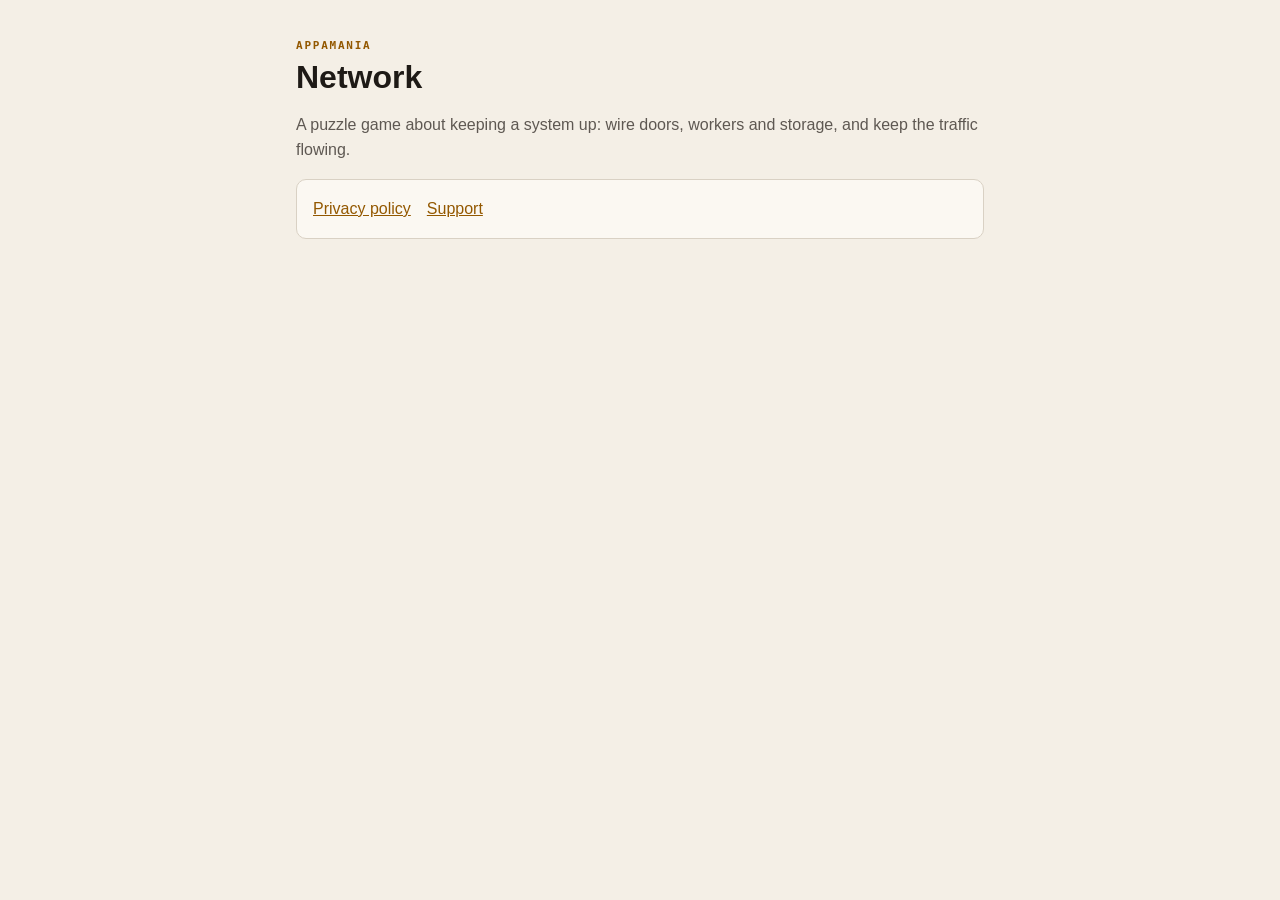
<file: index.html>
<!doctype html>
<html lang="en"><head><meta charset="utf-8"><meta name="viewport" content="width=device-width,initial-scale=1">
<title>Network — by Appamania</title><link rel="stylesheet" href="style.css"></head>
<body><main>
<div class="eyebrow">Appamania</div>
<h1>Network</h1>
<p class="muted">A puzzle game about keeping a system up: wire doors, workers and storage, and keep the traffic flowing.</p>
<div class="card"><nav><a href="privacy.html">Privacy policy</a><a href="support.html">Support</a></nav></div>
</main></body></html>
</file>
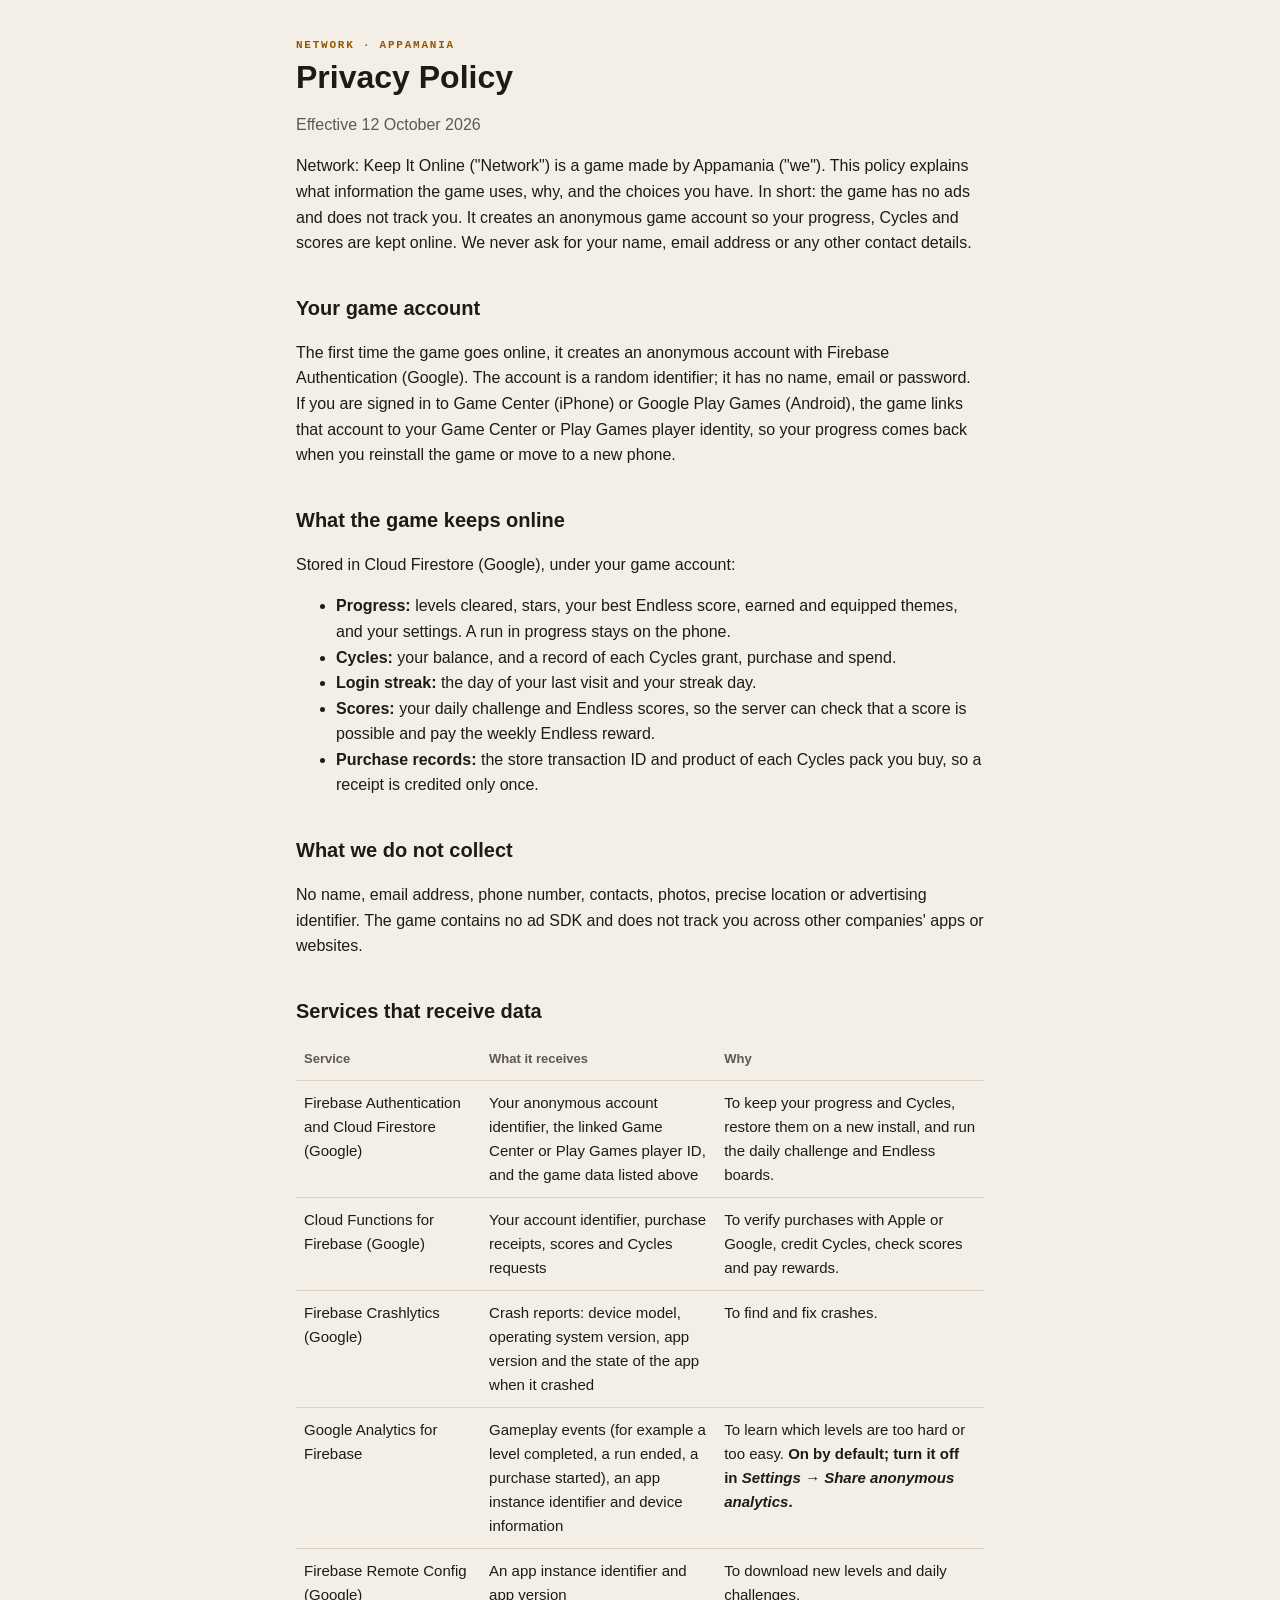
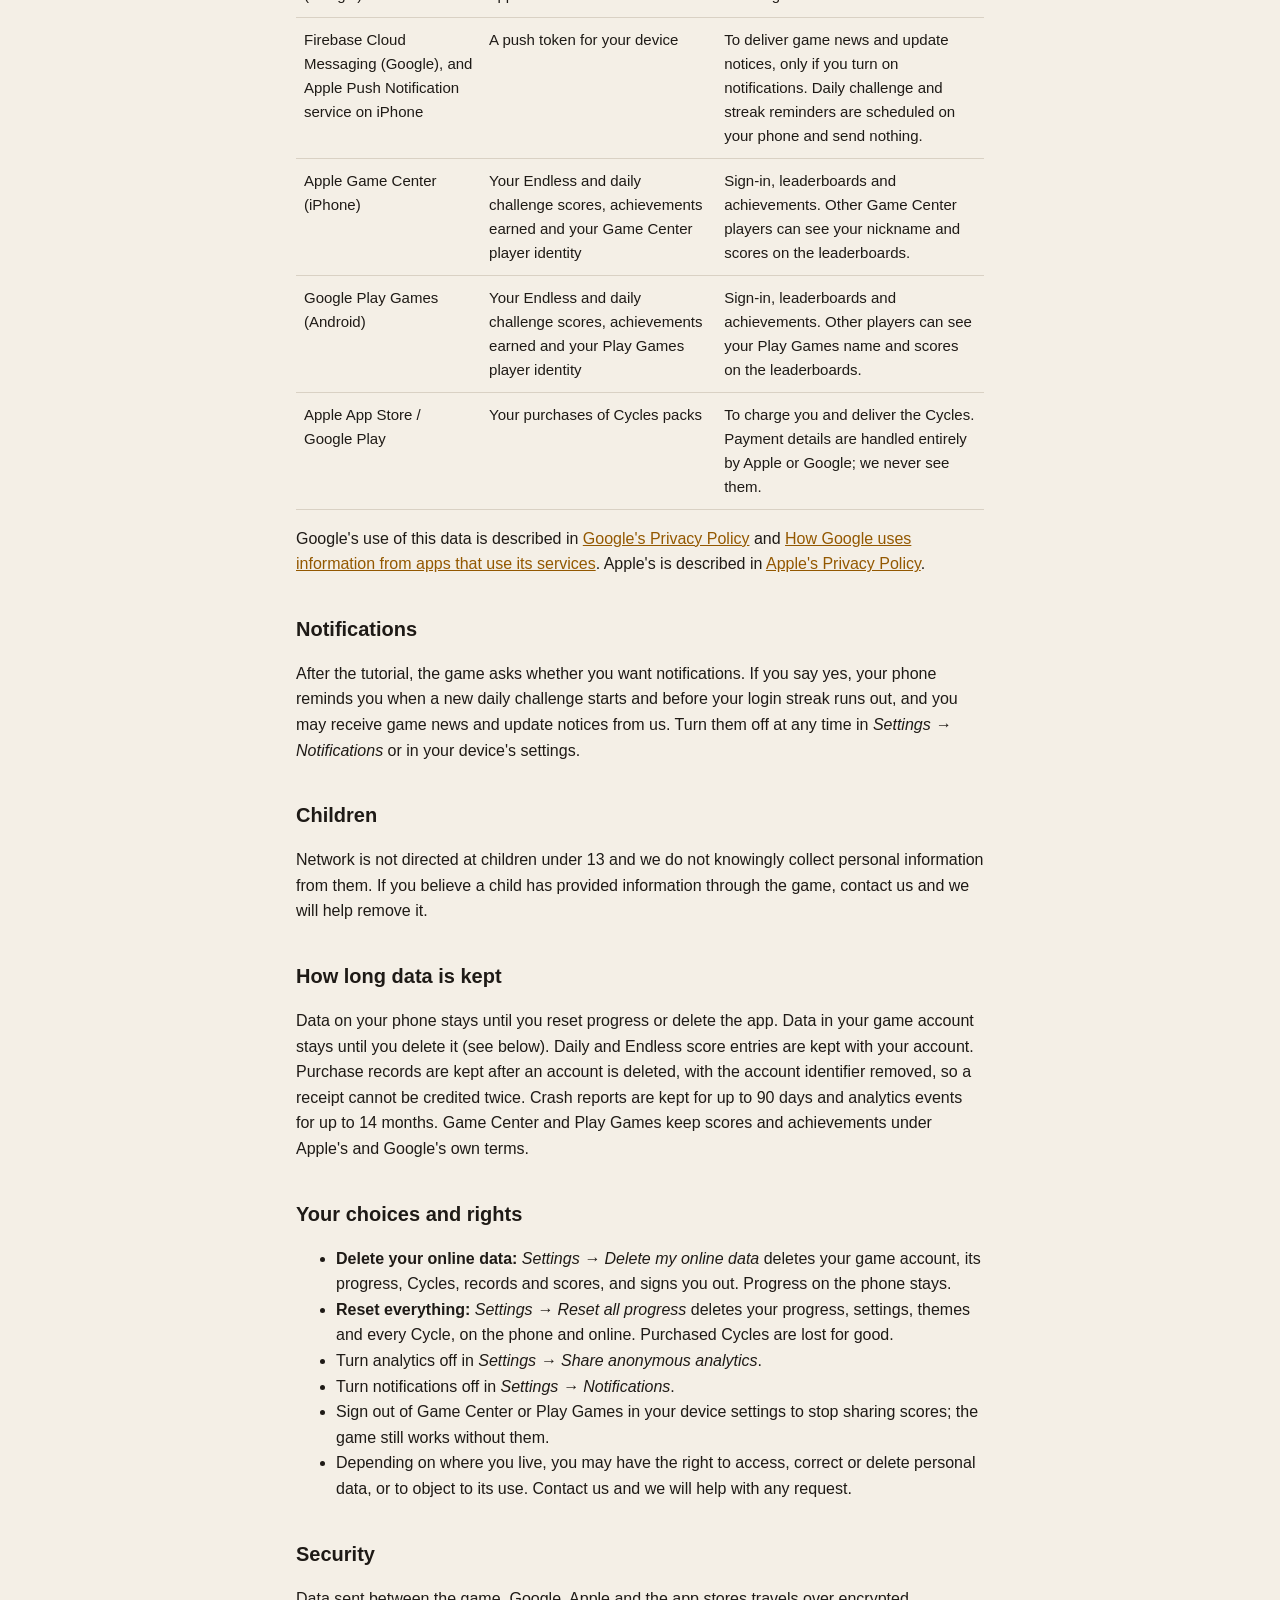
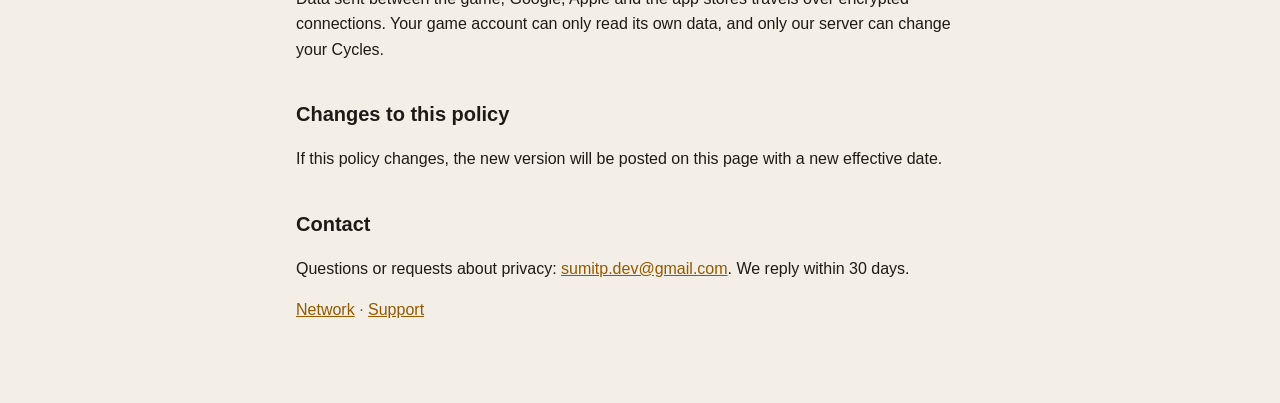
<file: privacy.html>
<!doctype html>
<html lang="en"><head><meta charset="utf-8"><meta name="viewport" content="width=device-width,initial-scale=1">
<title>Privacy Policy — Network</title><link rel="stylesheet" href="style.css"></head>
<body><main>
<div class="eyebrow">Network · Appamania</div>
<h1>Privacy Policy</h1>
<p class="muted">Effective 12 October 2026</p>

<p>Network: Keep It Online ("Network") is a game made by Appamania ("we"). This policy explains what information the game uses, why, and the choices you have. In short: the game has no ads and does not track you. It creates an anonymous game account so your progress, Cycles and scores are kept online. We never ask for your name, email address or any other contact details.</p>

<h2>Your game account</h2>
<p>The first time the game goes online, it creates an anonymous account with Firebase Authentication (Google). The account is a random identifier; it has no name, email or password. If you are signed in to Game Center (iPhone) or Google Play Games (Android), the game links that account to your Game Center or Play Games player identity, so your progress comes back when you reinstall the game or move to a new phone.</p>

<h2>What the game keeps online</h2>
<p>Stored in Cloud Firestore (Google), under your game account:</p>
<ul>
<li><strong>Progress:</strong> levels cleared, stars, your best Endless score, earned and equipped themes, and your settings. A run in progress stays on the phone.</li>
<li><strong>Cycles:</strong> your balance, and a record of each Cycles grant, purchase and spend.</li>
<li><strong>Login streak:</strong> the day of your last visit and your streak day.</li>
<li><strong>Scores:</strong> your daily challenge and Endless scores, so the server can check that a score is possible and pay the weekly Endless reward.</li>
<li><strong>Purchase records:</strong> the store transaction ID and product of each Cycles pack you buy, so a receipt is credited only once.</li>
</ul>

<h2>What we do not collect</h2>
<p>No name, email address, phone number, contacts, photos, precise location or advertising identifier. The game contains no ad SDK and does not track you across other companies' apps or websites.</p>

<h2>Services that receive data</h2>
<table>
<thead><tr><th>Service</th><th>What it receives</th><th>Why</th></tr></thead>
<tbody>
<tr><td>Firebase Authentication and Cloud Firestore (Google)</td><td>Your anonymous account identifier, the linked Game Center or Play Games player ID, and the game data listed above</td><td>To keep your progress and Cycles, restore them on a new install, and run the daily challenge and Endless boards.</td></tr>
<tr><td>Cloud Functions for Firebase (Google)</td><td>Your account identifier, purchase receipts, scores and Cycles requests</td><td>To verify purchases with Apple or Google, credit Cycles, check scores and pay rewards.</td></tr>
<tr><td>Firebase Crashlytics (Google)</td><td>Crash reports: device model, operating system version, app version and the state of the app when it crashed</td><td>To find and fix crashes.</td></tr>
<tr><td>Google Analytics for Firebase</td><td>Gameplay events (for example a level completed, a run ended, a purchase started), an app instance identifier and device information</td><td>To learn which levels are too hard or too easy. <strong>On by default; turn it off in <em>Settings → Share anonymous analytics</em>.</strong></td></tr>
<tr><td>Firebase Remote Config (Google)</td><td>An app instance identifier and app version</td><td>To download new levels and daily challenges.</td></tr>
<tr><td>Firebase Cloud Messaging (Google), and Apple Push Notification service on iPhone</td><td>A push token for your device</td><td>To deliver game news and update notices, only if you turn on notifications. Daily challenge and streak reminders are scheduled on your phone and send nothing.</td></tr>
<tr><td>Apple Game Center (iPhone)</td><td>Your Endless and daily challenge scores, achievements earned and your Game Center player identity</td><td>Sign-in, leaderboards and achievements. Other Game Center players can see your nickname and scores on the leaderboards.</td></tr>
<tr><td>Google Play Games (Android)</td><td>Your Endless and daily challenge scores, achievements earned and your Play Games player identity</td><td>Sign-in, leaderboards and achievements. Other players can see your Play Games name and scores on the leaderboards.</td></tr>
<tr><td>Apple App Store / Google Play</td><td>Your purchases of Cycles packs</td><td>To charge you and deliver the Cycles. Payment details are handled entirely by Apple or Google; we never see them.</td></tr>
</tbody></table>
<p>Google's use of this data is described in <a href="https://policies.google.com/privacy">Google's Privacy Policy</a> and <a href="https://policies.google.com/technologies/partner-sites">How Google uses information from apps that use its services</a>. Apple's is described in <a href="https://www.apple.com/legal/privacy/">Apple's Privacy Policy</a>.</p>

<h2>Notifications</h2>
<p>After the tutorial, the game asks whether you want notifications. If you say yes, your phone reminds you when a new daily challenge starts and before your login streak runs out, and you may receive game news and update notices from us. Turn them off at any time in <em>Settings → Notifications</em> or in your device's settings.</p>

<h2>Children</h2>
<p>Network is not directed at children under 13 and we do not knowingly collect personal information from them. If you believe a child has provided information through the game, contact us and we will help remove it.</p>

<h2>How long data is kept</h2>
<p>Data on your phone stays until you reset progress or delete the app. Data in your game account stays until you delete it (see below). Daily and Endless score entries are kept with your account. Purchase records are kept after an account is deleted, with the account identifier removed, so a receipt cannot be credited twice. Crash reports are kept for up to 90 days and analytics events for up to 14 months. Game Center and Play Games keep scores and achievements under Apple's and Google's own terms.</p>

<h2>Your choices and rights</h2>
<ul>
<li><strong>Delete your online data:</strong> <em>Settings → Delete my online data</em> deletes your game account, its progress, Cycles, records and scores, and signs you out. Progress on the phone stays.</li>
<li><strong>Reset everything:</strong> <em>Settings → Reset all progress</em> deletes your progress, settings, themes and every Cycle, on the phone and online. Purchased Cycles are lost for good.</li>
<li>Turn analytics off in <em>Settings → Share anonymous analytics</em>.</li>
<li>Turn notifications off in <em>Settings → Notifications</em>.</li>
<li>Sign out of Game Center or Play Games in your device settings to stop sharing scores; the game still works without them.</li>
<li>Depending on where you live, you may have the right to access, correct or delete personal data, or to object to its use. Contact us and we will help with any request.</li>
</ul>

<h2>Security</h2>
<p>Data sent between the game, Google, Apple and the app stores travels over encrypted connections. Your game account can only read its own data, and only our server can change your Cycles.</p>

<h2>Changes to this policy</h2>
<p>If this policy changes, the new version will be posted on this page with a new effective date.</p>

<h2>Contact</h2>
<p>Questions or requests about privacy: <a href="mailto:sumitp.dev@gmail.com">sumitp.dev@gmail.com</a>. We reply within 30 days.</p>

<p class="muted"><a href="index.html">Network</a> · <a href="support.html">Support</a></p>
</main></body></html>
</file>
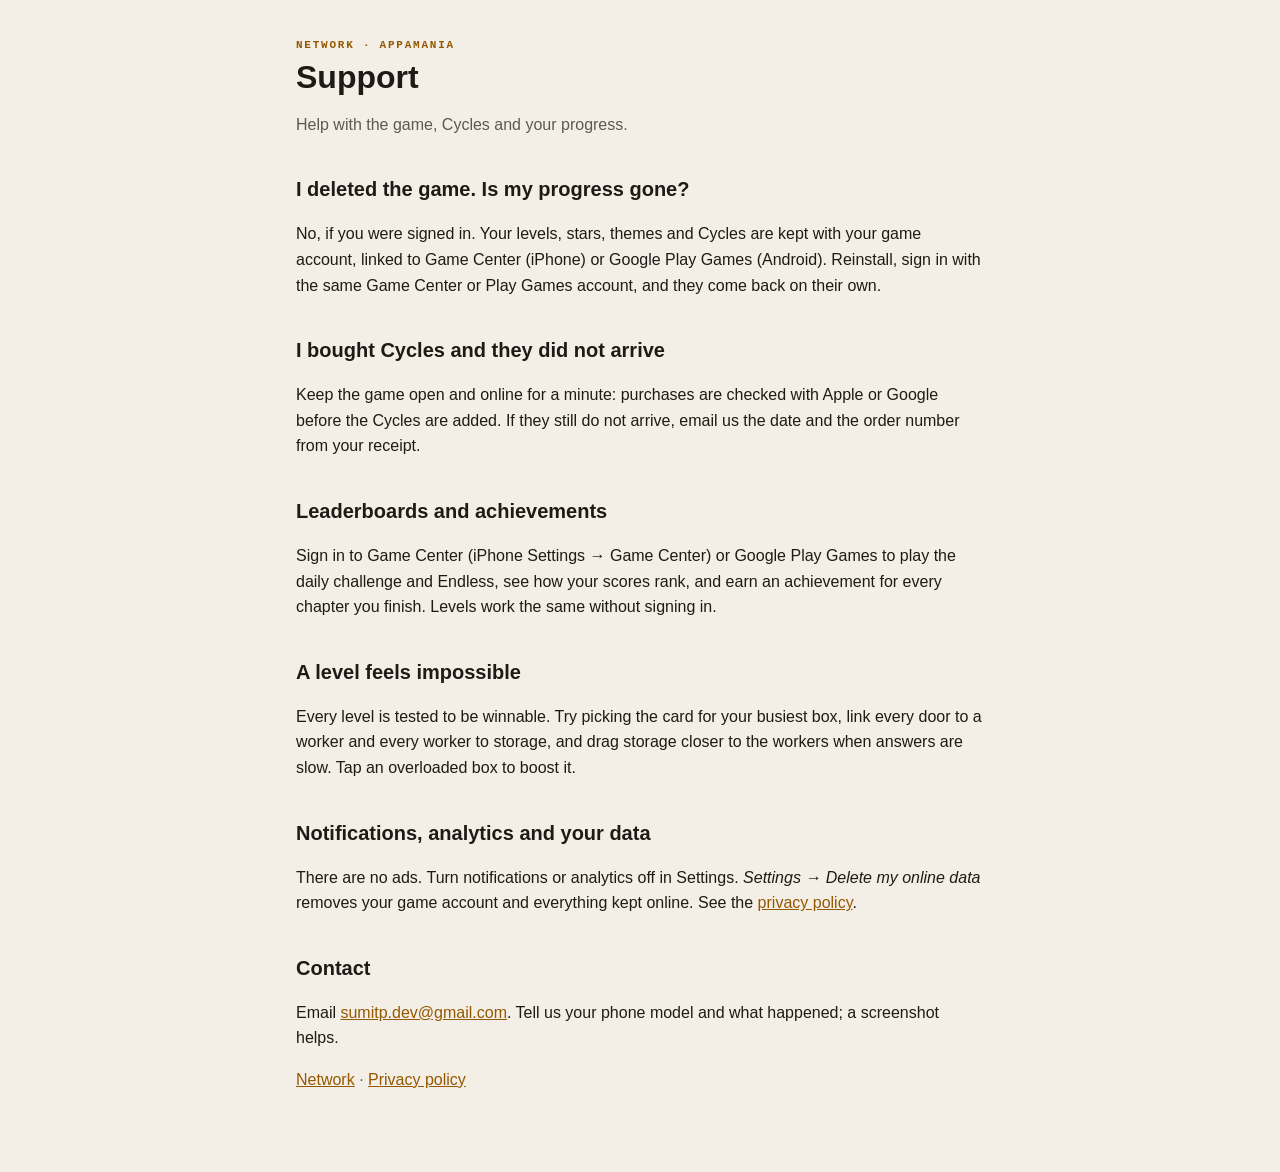
<file: support.html>
<!doctype html>
<html lang="en"><head><meta charset="utf-8"><meta name="viewport" content="width=device-width,initial-scale=1">
<title>Support — Network</title><link rel="stylesheet" href="style.css"></head>
<body><main>
<div class="eyebrow">Network · Appamania</div>
<h1>Support</h1>
<p class="muted">Help with the game, Cycles and your progress.</p>

<h2>I deleted the game. Is my progress gone?</h2>
<p>No, if you were signed in. Your levels, stars, themes and Cycles are kept with your game account, linked to Game Center (iPhone) or Google Play Games (Android). Reinstall, sign in with the same Game Center or Play Games account, and they come back on their own.</p>

<h2>I bought Cycles and they did not arrive</h2>
<p>Keep the game open and online for a minute: purchases are checked with Apple or Google before the Cycles are added. If they still do not arrive, email us the date and the order number from your receipt.</p>

<h2>Leaderboards and achievements</h2>
<p>Sign in to Game Center (iPhone Settings → Game Center) or Google Play Games to play the daily challenge and Endless, see how your scores rank, and earn an achievement for every chapter you finish. Levels work the same without signing in.</p>

<h2>A level feels impossible</h2>
<p>Every level is tested to be winnable. Try picking the card for your busiest box, link every door to a worker and every worker to storage, and drag storage closer to the workers when answers are slow. Tap an overloaded box to boost it.</p>

<h2>Notifications, analytics and your data</h2>
<p>There are no ads. Turn notifications or analytics off in Settings. <em>Settings → Delete my online data</em> removes your game account and everything kept online. See the <a href="privacy.html">privacy policy</a>.</p>

<h2>Contact</h2>
<p>Email <a href="mailto:sumitp.dev@gmail.com">sumitp.dev@gmail.com</a>. Tell us your phone model and what happened; a screenshot helps.</p>

<p class="muted"><a href="index.html">Network</a> · <a href="privacy.html">Privacy policy</a></p>
</main></body></html>
</file>
<file: style.css>
:root{--bg:#120F0C;--surface:#181512;--raised:#221F1B;--text:#F4F1ED;--muted:#A8A49E;--border:#36322E;--accent:#E0A63F}
@media (prefers-color-scheme: light){:root{--bg:#F4EFE6;--surface:#FBF8F2;--raised:#FFFFFF;--text:#1E1A16;--muted:#5E5852;--border:#D9D1C4;--accent:#935800}}
*{box-sizing:border-box}
body{margin:0;background:var(--bg);color:var(--text);font:16px/1.6 -apple-system,BlinkMacSystemFont,"Segoe UI",Roboto,sans-serif}
main{max-width:720px;margin:0 auto;padding:40px 16px 64px}
.eyebrow{font:600 11px/1 ui-monospace,SFMono-Regular,Menlo,monospace;letter-spacing:.16em;text-transform:uppercase;color:var(--accent)}
h1{font-size:32px;line-height:1.15;margin:8px 0 4px}
h2{font-size:20px;margin:36px 0 8px}
p,li{color:var(--text)}
.muted{color:var(--muted)}
a{color:var(--accent)}
table{width:100%;border-collapse:collapse;margin:12px 0;font-size:15px}
th,td{text-align:left;vertical-align:top;padding:10px 8px;border-bottom:1px solid var(--border)}
th{font-weight:600;color:var(--muted);font-size:13px}
.card{background:var(--surface);border:1px solid var(--border);border-radius:10px;padding:16px;margin:16px 0}
nav a{margin-right:16px}
@media (max-width:560px){table,thead,tbody,tr,th,td{display:block}thead{display:none}td{border:none;padding:4px 0}tr{border-bottom:1px solid var(--border);padding:10px 0}}
</file>
